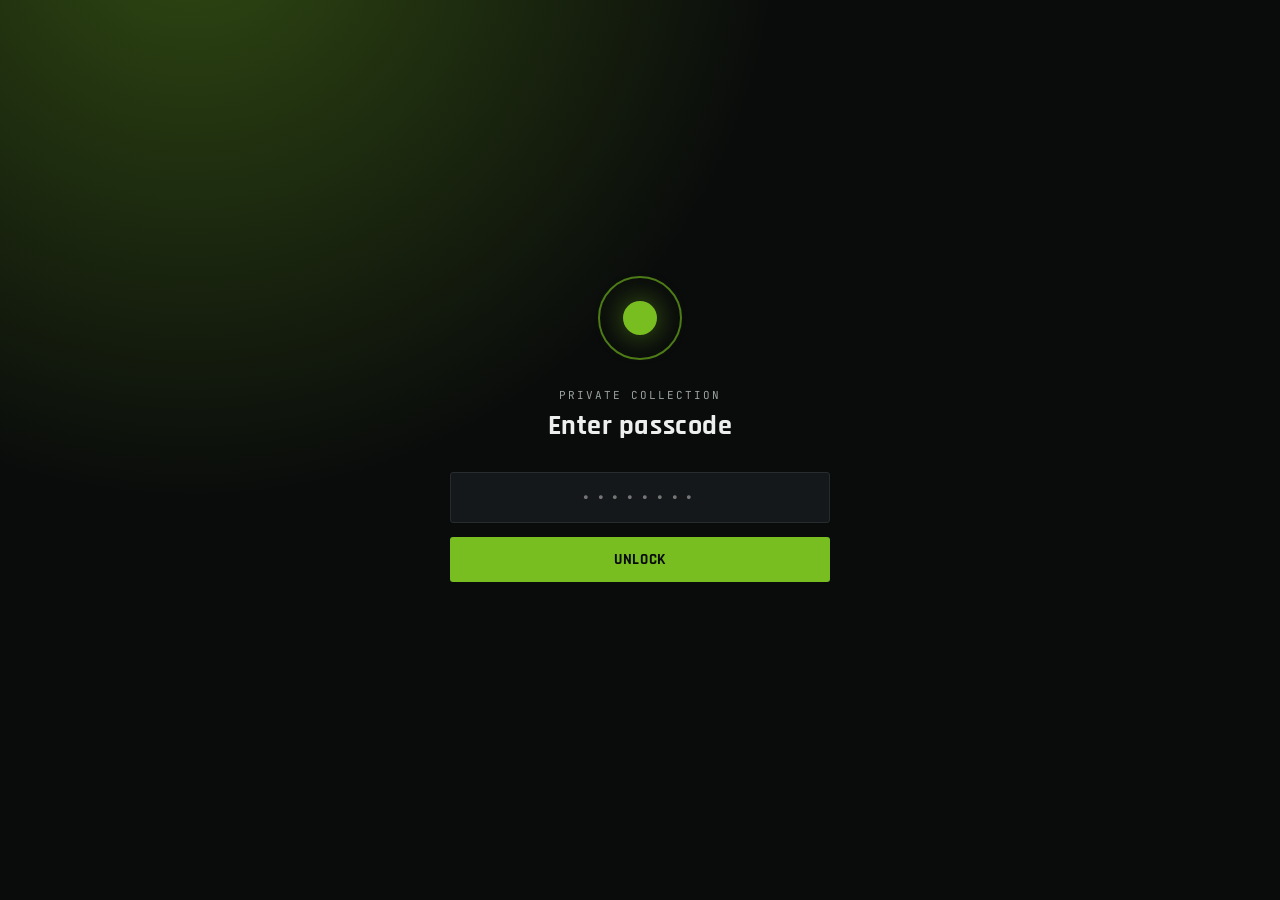
<file: index.html>
<!DOCTYPE html>
<html lang="en">
<head>
<meta charset="UTF-8">
<meta name="viewport" content="width=device-width, initial-scale=1.0">
<title>The Collection</title>
<link rel="stylesheet" href="css/style.css">
</head>
<body>

<!-- ===== PASSCODE GATE ===== -->
<section id="gate" class="gate">
  <div class="gate-card">
    <div class="orb"><div class="orb-core"></div></div>
    <p class="eyebrow">Private collection</p>
    <h1>Enter passcode</h1>
    <input type="password" id="passcode-input" autocomplete="off" inputmode="text" placeholder="••••••••">
    <button class="btn" id="unlock-btn">Unlock</button>
    <p class="gate-error" id="gate-error"></p>
  </div>
</section>

<!-- ===== MAIN APP (hidden until unlocked) ===== -->
<div id="app" style="display:none;">
  <header class="app-header">
    <div class="app-header-inner">
      <p class="brand"><span class="dot"></span> The Collection</p>
      <div class="view-toggle" id="view-toggle">
        <button type="button" class="view-toggle-btn active" data-view="games">Games</button>
        <button type="button" class="view-toggle-btn" data-view="hardware">Consoles</button>
      </div>
      <span id="grand-total" class="grand-total"></span>
      <select class="filter-select" id="console-picker" style="margin-left:auto;max-width:220px;"></select>
    </div>
  </header>

  <main>
    <div class="stats-row" id="stats-row"></div>

    <div class="controls">
      <div class="search-wrap">
        <input type="text" class="search-input" id="search-input" placeholder="Search titles…">
        <button type="button" id="search-clear" class="search-clear" aria-label="Clear search">&times;</button>
      </div>
      <select class="filter-select" id="filter-owned">
        <option value="all">All games</option>
        <option value="owned">Owned only</option>
        <option value="wishlist">Not owned yet</option>
      </select>
      <select class="filter-select" id="filter-manual">
        <option value="all">Manual: any</option>
        <option value="yes">Manual present</option>
        <option value="no">Manual missing</option>
        <option value="unknown">Manual unknown</option>
      </select>
      <select class="filter-select" id="filter-boxed">
        <option value="all">Boxed: any</option>
        <option value="yes">Boxed</option>
        <option value="no">Not boxed</option>
        <option value="unknown">Unrecorded</option>
      </select>
    </div>

    <div class="table-scroll">
    <table class="game-table" id="games-table">
      <thead>
        <tr>
          <th data-sort="title">Title</th>
          <th data-sort="condition">Condition</th>
          <th data-sort="manual">Manual</th>
          <th data-sort="boxed">Boxed</th>
          <th data-sort="price">CEX price</th>
        </tr>
      </thead>
      <tbody id="game-rows"></tbody>
    </table>
    <table class="game-table" id="hardware-table" style="display:none;">
      <thead>
        <tr>
          <th data-hsort="title">Console</th>
          <th data-hsort="variation">Variation</th>
          <th data-hsort="condition">Condition</th>
          <th data-hsort="manual">Manual</th>
          <th data-hsort="boxed">Boxed</th>
          <th data-hsort="price">CEX price</th>
        </tr>
      </thead>
      <tbody id="hardware-rows"></tbody>
    </table>
    </div>
    <p class="empty-state" id="empty-state" style="display:none;"></p>

    <p class="footer-note">retro-classix collection tracker · prices auto-update weekly from CEX · <a href="admin/">admin</a></p>
  </main>
</div>

<script src="js/auth.js"></script>
<script src="js/cex.js"></script>
<script src="js/site.js"></script>
</body>
</html>
</file>
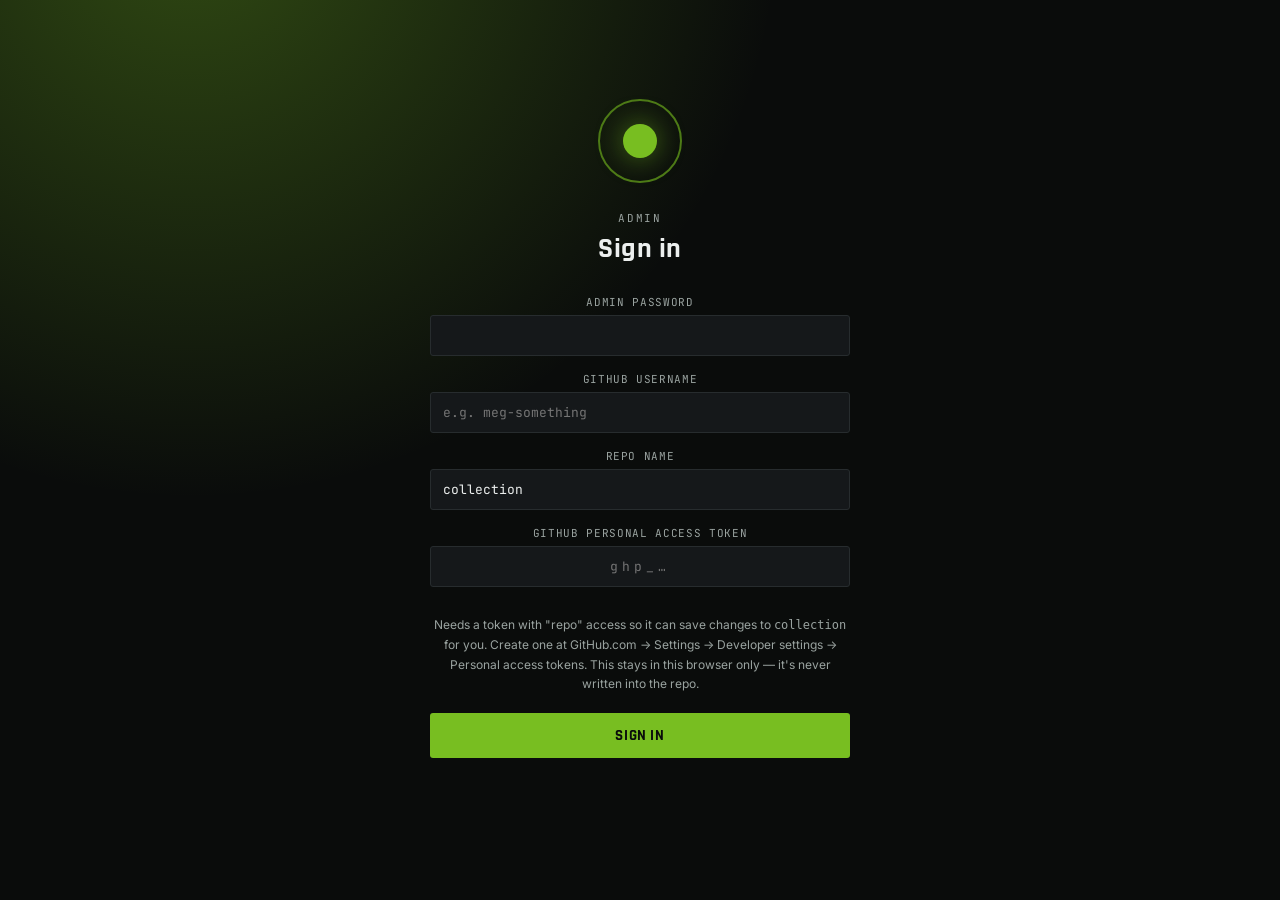
<file: admin/index.html>
<!DOCTYPE html>
<html lang="en">
<head>
<meta charset="UTF-8">
<meta name="viewport" content="width=device-width, initial-scale=1.0">
<title>Admin · The Collection</title>
<link rel="stylesheet" href="../css/style.css">
</head>
<body>

<section class="gate">
  <div class="gate-card token-form">
    <div class="orb"><div class="orb-core"></div></div>
    <p class="eyebrow">Admin</p>
    <h1>Sign in</h1>

    <label class="field-label" for="admin-password">Admin password</label>
    <input type="password" id="admin-password" autocomplete="off">

    <label class="field-label" for="gh-owner">GitHub username</label>
    <input type="text" id="gh-owner" placeholder="e.g. meg-something" autocomplete="off">

    <label class="field-label" for="gh-repo">Repo name</label>
    <input type="text" id="gh-repo" value="collection" autocomplete="off">

    <label class="field-label" for="gh-token">GitHub personal access token</label>
    <input type="password" id="gh-token" placeholder="ghp_…" autocomplete="off">
    <p class="help-text">
      Needs a token with "repo" access so it can save changes to <code>collection</code> for you.
      Create one at GitHub.com → Settings → Developer settings → Personal access tokens.
      This stays in this browser only — it's never written into the repo.
    </p>

    <button class="btn" id="admin-login-btn">Sign in</button>
    <p class="gate-error" id="admin-login-error"></p>
  </div>
</section>

<script src="../js/auth.js"></script>
<script>
const loginBtn = document.getElementById('admin-login-btn');
const errEl = document.getElementById('admin-login-error');

// If already signed in this session, skip straight to the dashboard.
if (isUnlocked('admin') && localStorage.getItem('collection_gh_token')) {
  window.location.href = 'dashboard.html';
}

loginBtn.addEventListener('click', async () => {
  errEl.textContent = '';
  const pw = document.getElementById('admin-password').value;
  const owner = document.getElementById('gh-owner').value.trim();
  const repo = document.getElementById('gh-repo').value.trim();
  const token = document.getElementById('gh-token').value.trim();

  if (!pw || !owner || !repo || !token) {
    errEl.textContent = 'Please fill in every field.';
    return;
  }

  try {
    const auth = await loadAuthConfig('../data/auth.json');
    const hash = await sha256Hex(pw);
    if (hash !== auth.adminHash) {
      errEl.textContent = 'Incorrect admin password.';
      return;
    }
  } catch (e) {
    errEl.textContent = 'Could not verify password — try reloading.';
    return;
  }

  // Store GitHub connection details locally (this browser only) for the session.
  localStorage.setItem('collection_gh_owner', owner);
  localStorage.setItem('collection_gh_repo', repo);
  localStorage.setItem('collection_gh_token', token);
  setUnlocked('admin');
  window.location.href = 'dashboard.html';
});
</script>
</body>
</html>
</file>
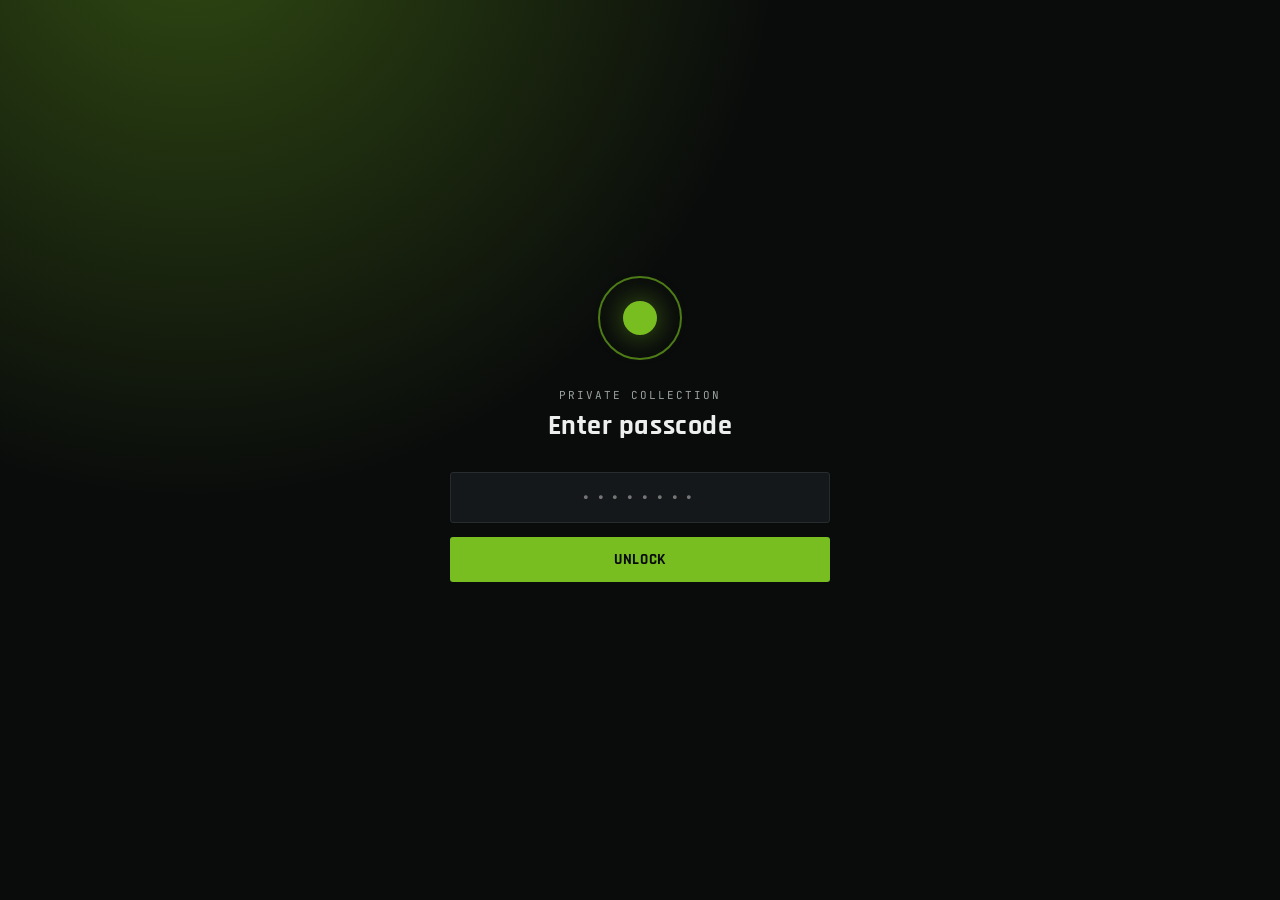
<file: dashboard.html>
<!DOCTYPE html>
<html lang="en">
<head>
<meta charset="UTF-8">
<meta name="viewport" content="width=device-width, initial-scale=1.0">
<title>Admin · The Collection</title>
<link rel="stylesheet" href="../css/style.css">
</head>
<body>

<header class="app-header">
  <div class="app-header-inner">
    <p class="brand"><span class="dot"></span> Admin</p>
    <nav class="console-tabs">
      <button class="console-tab active" data-panel="games">Games</button>
      <button class="console-tab" data-panel="hardware">Consoles</button>
      <button class="console-tab" data-panel="add-console">Add console</button>
      <button class="console-tab" data-panel="settings">Settings</button>
      <a class="console-tab" href="../index.html" style="text-decoration:none;">View site</a>
      <button class="console-tab" id="logout-btn">Log out</button>
    </nav>
  </div>
</header>

<main class="admin-shell">

  <!-- GAMES PANEL -->
  <section id="panel-games">
    <div class="controls">
      <select class="filter-select" id="console-select"></select>
      <input type="text" class="search-input" id="admin-search" placeholder="Search titles to edit…">
      <button class="btn-ghost" id="add-game-btn" style="width:auto;padding:11px 16px;">+ Add game</button>
    </div>
    <div class="stats-row" id="admin-stats"></div>

    <div class="admin-row header">
      <span>Title</span><span>Owned</span><span>Manual</span><span>Boxed</span><span>Condition</span><span>Price (£)</span><span></span>
    </div>
    <div id="admin-rows"></div>

    <div class="save-bar">
      <button class="btn" id="save-btn" style="width:auto;padding:11px 22px;">Save changes</button>
      <span class="save-status" id="save-status"></span>
    </div>
  </section>

  <!-- HARDWARE (CONSOLES) PANEL -->
  <section id="panel-hardware" style="display:none;">
    <div class="controls">
      <input type="text" class="search-input" id="hw-search" placeholder="Search your consoles…">
      <button class="btn-ghost" id="add-hardware-btn" style="width:auto;padding:11px 16px;">+ Add console</button>
    </div>
    <div class="stats-row" id="hw-stats"></div>

    <div class="admin-row header" style="grid-template-columns: 1fr 1fr 70px 70px 70px 110px 90px 90px;">
      <span>Title</span><span>Variation</span><span>Owned</span><span>Manual</span><span>Boxed</span><span>Condition</span><span>Price (£)</span><span></span>
    </div>
    <div id="hw-rows"></div>

    <div class="save-bar">
      <button class="btn" id="hw-save-btn" style="width:auto;padding:11px 22px;">Save changes</button>
      <span class="save-status" id="hw-save-status"></span>
    </div>
  </section>

  <!-- ADD CONSOLE PANEL -->
  <section id="panel-add-console" style="display:none;">
    <div class="token-form" style="max-width:480px;">
      <label class="field-label" for="new-console-name">Console name</label>
      <input type="text" id="new-console-name" placeholder="e.g. PlayStation 2">
      <p class="help-text">Creates a new empty collection tab. You can then add games to it from the Games panel.</p>
      <button class="btn" id="create-console-btn">Create console tab</button>
      <p class="save-status" id="add-console-status"></p>
    </div>
  </section>

  <!-- SETTINGS PANEL -->
  <section id="panel-settings" style="display:none;">
    <div class="token-form" style="max-width:480px;">
      <label class="field-label" for="new-site-passcode">New site passcode (for visitors)</label>
      <input type="text" id="new-site-passcode" placeholder="Leave blank to keep current">
      <label class="field-label" for="new-admin-password">New admin password</label>
      <input type="text" id="new-admin-password" placeholder="Leave blank to keep current">
      <button class="btn" id="save-passcodes-btn">Update passcodes</button>
      <p class="save-status" id="passcode-status"></p>
    </div>
  </section>

</main>

<script src="../js/auth.js"></script>
<script src="../js/github-api.js"></script>
<script src="../js/admin.js"></script>
</body>
</html>
</file>
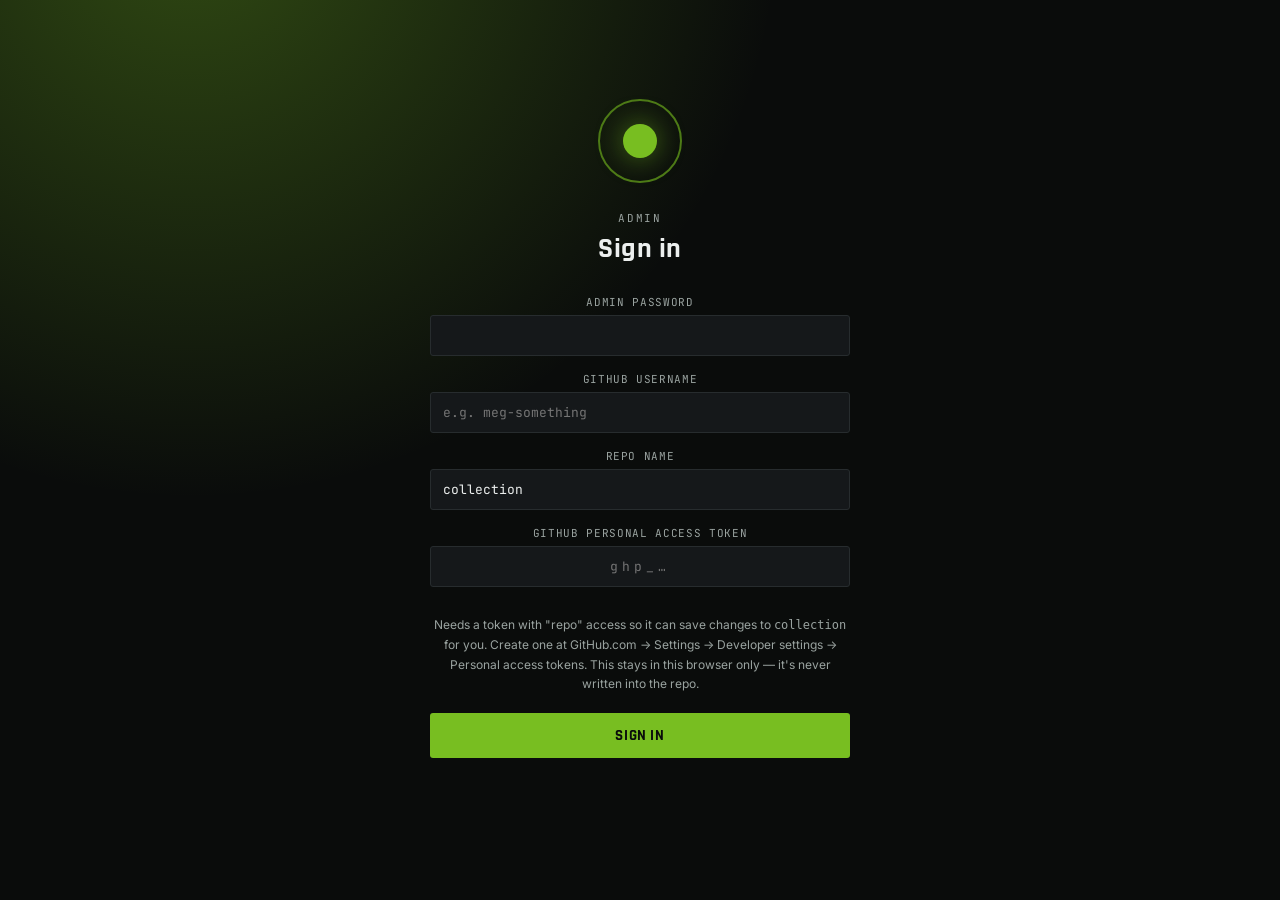
<file: admin/dashboard.html>
<!DOCTYPE html>
<html lang="en">
<head>
<meta charset="UTF-8">
<meta name="viewport" content="width=device-width, initial-scale=1.0">
<title>Admin · The Collection</title>
<link rel="stylesheet" href="../css/style.css">
</head>
<body>

<header class="app-header">
  <div class="app-header-inner">
    <p class="brand"><span class="dot"></span> Admin</p>
    <nav class="console-tabs">
      <button class="console-tab active" data-panel="games">Games</button>
      <button class="console-tab" data-panel="hardware">Consoles</button>
      <button class="console-tab" data-panel="add-console">Add console</button>
      <button class="console-tab" data-panel="settings">Settings</button>
      <a class="console-tab" href="../index.html" style="text-decoration:none;">View site</a>
      <button class="console-tab" id="logout-btn">Log out</button>
    </nav>
  </div>
</header>

<main class="admin-shell">

  <!-- GAMES PANEL -->
  <section id="panel-games">
    <div class="controls">
      <select class="filter-select" id="console-select"></select>
      <input type="text" class="search-input" id="admin-search" placeholder="Search titles to edit…">
      <button class="btn-ghost" id="add-game-btn" style="width:auto;padding:11px 16px;">+ Add game</button>
    </div>
    <div class="stats-row" id="admin-stats"></div>

    <div class="token-form" style="max-width:none;background:var(--panel);border:1px solid var(--edge);border-radius:var(--radius);padding:14px 16px;margin-bottom:18px;">
      <label class="field-label" style="margin-bottom:6px;">Fetch CEX prices (runs from this browser, not GitHub)</label>
      <p class="help-text" style="margin-bottom:12px;">
        Checks CEX for every game without a manually-set price, matched to
        the right platform. This can take several minutes for the whole
        collection — keep this tab open while it runs. Progress is saved
        every 50 games, so closing the tab partway through doesn't lose
        what's already been found.
      </p>
      <button class="btn-ghost" id="fetch-current-console-btn" style="width:auto;padding:10px 16px;margin-right:8px;">Fetch prices for this console</button>
      <button class="btn" id="fetch-all-btn" style="width:auto;padding:10px 16px;">Fetch prices for entire collection</button>
      <p class="save-status" id="fetch-status" style="margin-top:10px;"></p>
    </div>

    <div class="admin-row header">
      <span>Title</span><span>Owned</span><span>Manual</span><span>Boxed</span><span>Condition</span><span>Price (£)</span><span></span>
    </div>
    <div id="admin-rows"></div>

    <div class="save-bar">
      <button class="btn" id="save-btn" style="width:auto;padding:11px 22px;">Save changes</button>
      <span class="save-status" id="save-status"></span>
    </div>
  </section>

  <!-- HARDWARE (CONSOLES) PANEL -->
  <section id="panel-hardware" style="display:none;">
    <div class="controls">
      <input type="text" class="search-input" id="hw-search" placeholder="Search your consoles…">
      <button class="btn-ghost" id="add-hardware-btn" style="width:auto;padding:11px 16px;">+ Add console</button>
    </div>
    <div class="stats-row" id="hw-stats"></div>

    <div class="admin-row header" style="grid-template-columns: 1fr 1fr 70px 70px 70px 110px 90px 90px;">
      <span>Title</span><span>Variation</span><span>Owned</span><span>Manual</span><span>Boxed</span><span>Condition</span><span>Price (£)</span><span></span>
    </div>
    <div id="hw-rows"></div>

    <div class="save-bar">
      <button class="btn" id="hw-save-btn" style="width:auto;padding:11px 22px;">Save changes</button>
      <span class="save-status" id="hw-save-status"></span>
    </div>
  </section>

  <!-- ADD CONSOLE PANEL -->
  <section id="panel-add-console" style="display:none;">
    <div class="token-form" style="max-width:480px;">
      <label class="field-label" for="new-console-name">Console name</label>
      <input type="text" id="new-console-name" placeholder="e.g. PlayStation 2">
      <p class="help-text">Creates a new empty collection tab. You can then add games to it from the Games panel.</p>
      <button class="btn" id="create-console-btn">Create console tab</button>
      <p class="save-status" id="add-console-status"></p>
    </div>
  </section>

  <!-- SETTINGS PANEL -->
  <section id="panel-settings" style="display:none;">
    <div class="token-form" style="max-width:480px;">
      <label class="field-label">CEX price updates</label>
      <p class="help-text">
        Prices normally refresh automatically once a week. Use this to run
        it right now instead of waiting — it checks all your games against
        CEX and commits any updated prices. Takes about 7–10 minutes; you
        can close this page once you've started it, it keeps running on
        GitHub's side.
      </p>
      <button class="btn-ghost" id="run-price-update-btn" style="width:auto;padding:11px 18px;margin-bottom:8px;">Run price update now</button>
      <p class="save-status" id="price-update-status"></p>

      <label class="field-label" for="new-site-passcode" style="margin-top:20px;">New site passcode (for visitors)</label>
      <input type="text" id="new-site-passcode" placeholder="Leave blank to keep current">
      <label class="field-label" for="new-admin-password">New admin password</label>
      <input type="text" id="new-admin-password" placeholder="Leave blank to keep current">
      <button class="btn" id="save-passcodes-btn">Update passcodes</button>
      <p class="save-status" id="passcode-status"></p>
    </div>
  </section>

</main>

<script src="../js/auth.js"></script>
<script src="../js/github-api.js"></script>
<script src="../js/cex.js"></script>
<script src="../js/admin.js"></script>
</body>
</html>
</file>
<file: css/style.css>
/* ============================================================
   THE COLLECTION — design tokens
   Palette: graphite/panel darks, original Xbox "swoosh" green,
   steel secondary, amber for unconfirmed/missing data.
   Type: Rajdhani (display, technical/dashboard feel),
         Inter (body/UI), JetBrains Mono (counts/data).
   ============================================================ */

@import url('https://fonts.googleapis.com/css2?family=Rajdhani:wght@500;600;700&family=Inter:wght@400;500;600&family=JetBrains+Mono:wght@400;500&family=Press+Start+2P&family=VT323&family=Baloo+2:wght@500;600;700&family=Michroma&family=Righteous&family=Quicksand:wght@500;600;700&display=swap');

:root {
  --bg: #0a0c0b;
  --panel: #15181a;
  --panel-raised: #1c2022;
  --edge: #272c2e;
  --text: #ecefee;
  --text-dim: #9aa3a0;
  --accent: #78be21;
  --accent-dim: #4d7a17;
  --accent-glow: rgba(120, 190, 33, 0.35);
  --amber: #d98e2b;
  --red: #c4462f;
  --radius: 3px;
  --font-display: 'Rajdhani', sans-serif;
  --font-body: 'Inter', sans-serif;
  --font-mono: 'JetBrains Mono', monospace;
}

* { box-sizing: border-box; }

html, body {
  margin: 0;
  padding: 0;
  background: var(--bg);
  color: var(--text);
  font-family: var(--font-body);
  min-height: 100vh;
}

body {
  background-color: var(--bg);
  background-image:
    radial-gradient(circle at 15% -10%, var(--accent-glow), transparent 40%);
}

a { color: var(--accent); }

::selection { background: var(--accent-dim); color: #fff; }

:focus-visible {
  outline: 2px solid var(--accent);
  outline-offset: 2px;
}

/* ---------- Layout shells ---------- */

.gate {
  min-height: 100vh;
  display: flex;
  align-items: center;
  justify-content: center;
  padding: 24px;
}

.gate-card {
  width: 100%;
  max-width: 380px;
  text-align: center;
}

.orb {
  width: 84px;
  height: 84px;
  margin: 0 auto 28px;
  border-radius: 50%;
  border: 2px solid var(--accent-dim);
  position: relative;
  display: flex;
  align-items: center;
  justify-content: center;
}

.orb::before {
  content: '';
  position: absolute;
  inset: -2px;
  border-radius: 50%;
  border: 2px solid var(--accent);
  opacity: 0;
  animation: pulse-ring 2.2s ease-out infinite;
}

.orb-core {
  width: 34px;
  height: 34px;
  border-radius: 50%;
  background: var(--accent);
  box-shadow: 0 0 24px 4px var(--accent-glow);
  animation: breathe 2.2s ease-in-out infinite;
}

@keyframes pulse-ring {
  0% { transform: scale(0.9); opacity: 0.6; }
  100% { transform: scale(1.5); opacity: 0; }
}
@keyframes breathe {
  0%, 100% { transform: scale(1); opacity: 0.9; }
  50% { transform: scale(1.08); opacity: 1; }
}

@media (prefers-reduced-motion: reduce) {
  .orb::before, .orb-core { animation: none; }
}

.eyebrow {
  font-family: var(--font-mono);
  font-size: 11px;
  letter-spacing: 0.18em;
  text-transform: uppercase;
  color: var(--text-dim);
  margin: 0 0 6px;
}

.gate h1 {
  font-family: var(--font-display);
  font-weight: 700;
  font-size: 28px;
  letter-spacing: 0.02em;
  margin: 0 0 28px;
}

.gate input[type="password"] {
  width: 100%;
  background: var(--panel);
  border: 1px solid var(--edge);
  color: var(--text);
  font-family: var(--font-mono);
  font-size: 16px;
  letter-spacing: 0.3em;
  text-align: center;
  padding: 14px 12px;
  border-radius: var(--radius);
  margin-bottom: 14px;
}

.gate input[type="password"]:focus {
  border-color: var(--accent);
}

.btn {
  display: inline-flex;
  align-items: center;
  justify-content: center;
  gap: 8px;
  width: 100%;
  background: var(--accent);
  color: #0a0c0b;
  border: none;
  font-family: var(--font-display);
  font-weight: 700;
  font-size: 15px;
  letter-spacing: 0.04em;
  text-transform: uppercase;
  padding: 13px 20px;
  border-radius: var(--radius);
  cursor: pointer;
  transition: filter 0.15s ease, transform 0.05s ease;
}
.btn:hover { filter: brightness(1.12); }
.btn:active { transform: scale(0.98); }

.btn-ghost {
  background: transparent;
  color: var(--text);
  border: 1px solid var(--edge);
}
.btn-ghost:hover { border-color: var(--accent); color: var(--accent); filter: none; }

.gate-error {
  color: var(--red);
  font-size: 13px;
  margin-top: 12px;
  min-height: 18px;
}

/* ---------- App shell ---------- */

.app-header {
  border-bottom: 1px solid var(--edge);
  background: rgba(21,24,26,0.7);
  backdrop-filter: blur(6px);
  position: sticky;
  top: 0;
  z-index: 10;
}

.app-header-inner {
  max-width: 1180px;
  margin: 0 auto;
  padding: 16px 24px;
  display: flex;
  align-items: center;
  gap: 20px;
  flex-wrap: wrap;
}

.brand {
  font-family: var(--font-display);
  font-weight: 700;
  font-size: 20px;
  letter-spacing: 0.03em;
  margin: 0;
  display: flex;
  align-items: center;
  gap: 10px;
}

.brand .dot {
  width: 9px;
  height: 9px;
  border-radius: 50%;
  background: var(--accent);
  box-shadow: 0 0 10px 2px var(--accent-glow);
}

.console-tabs {
  display: flex;
  gap: 4px;
  margin-left: auto;
  flex-wrap: wrap;
}

.view-toggle {
  display: flex;
  gap: 2px;
  background: var(--panel);
  border: 1px solid var(--edge);
  border-radius: var(--radius);
  padding: 3px;
}

.view-toggle-btn {
  font-family: var(--font-mono);
  font-size: 11px;
  letter-spacing: 0.05em;
  text-transform: uppercase;
  color: var(--text-dim);
  background: transparent;
  border: none;
  padding: 7px 12px;
  border-radius: calc(var(--radius) - 1px);
  cursor: pointer;
}
.view-toggle-btn.active {
  color: #0a0c0b;
  background: var(--accent);
  font-weight: 600;
}

.grand-total {
  font-family: var(--font-mono);
  font-size: 12px;
  color: var(--text-dim);
  white-space: nowrap;
}
.grand-total strong { color: var(--accent); }

.console-tab {
  font-family: var(--font-mono);
  font-size: 12px;
  letter-spacing: 0.06em;
  text-transform: uppercase;
  color: var(--text-dim);
  background: transparent;
  border: 1px solid var(--edge);
  padding: 8px 14px;
  border-radius: var(--radius);
  cursor: pointer;
  white-space: nowrap;
}

.console-tab.active {
  color: #0a0c0b;
  background: var(--accent);
  border-color: var(--accent);
  font-weight: 600;
}

.console-tab.coming-soon {
  opacity: 0.4;
  cursor: default;
}

main {
  max-width: 1180px;
  margin: 0 auto;
  padding: 28px 24px 80px;
}

.stats-row {
  display: flex;
  gap: 28px;
  flex-wrap: wrap;
  margin-bottom: 22px;
  font-family: var(--font-mono);
  font-size: 13px;
  color: var(--text-dim);
}

.stats-row strong {
  color: var(--text);
  font-size: 15px;
}

.controls {
  display: flex;
  gap: 10px;
  flex-wrap: wrap;
  margin-bottom: 22px;
}

.search-input {
  flex: 1 1 260px;
  background: var(--panel);
  border: 1px solid var(--edge);
  color: var(--text);
  font-family: var(--font-body);
  font-size: 14px;
  padding: 11px 34px 11px 14px;
  border-radius: var(--radius);
  width: 100%;
}
.search-input:focus { border-color: var(--accent); }

.search-wrap {
  position: relative;
  flex: 1 1 260px;
}

.search-clear {
  position: absolute;
  right: 6px;
  top: 50%;
  transform: translateY(-50%);
  background: none;
  border: none;
  color: var(--text-dim);
  font-size: 20px;
  line-height: 1;
  padding: 6px 8px;
  cursor: pointer;
  display: none;
}
.search-clear:hover { color: var(--accent); }
.search-clear.visible { display: block; }

.filter-select {
  background: var(--panel);
  border: 1px solid var(--edge);
  color: var(--text);
  font-family: var(--font-mono);
  font-size: 12px;
  text-transform: uppercase;
  letter-spacing: 0.05em;
  padding: 11px 12px;
  border-radius: var(--radius);
}

/* ---------- Game list ---------- */

.game-table {
  width: 100%;
  border-collapse: collapse;
  font-size: 14px;
}

.game-table thead th {
  text-align: left;
  font-family: var(--font-mono);
  font-size: 11px;
  letter-spacing: 0.08em;
  text-transform: uppercase;
  color: var(--text-dim);
  border-bottom: 1px solid var(--edge);
  padding: 10px 12px;
  cursor: pointer;
  user-select: none;
}
.game-table thead th:hover { color: var(--accent); }

.game-table tbody tr {
  border-bottom: 1px solid var(--edge);
  transition: background 0.1s ease;
}
.game-table tbody tr:hover { background: var(--panel); }

.game-table td {
  padding: 11px 12px;
  vertical-align: middle;
}

.game-title { font-weight: 500; }

.pill {
  display: inline-flex;
  align-items: center;
  gap: 5px;
  font-family: var(--font-mono);
  font-size: 11px;
  letter-spacing: 0.04em;
  padding: 3px 9px;
  border-radius: 999px;
  border: 1px solid var(--edge);
  color: var(--text-dim);
}

.pill.yes { color: var(--accent); border-color: var(--accent-dim); }
.pill.no { color: var(--red); border-color: rgba(196,70,47,0.4); }
.pill.unknown { color: var(--amber); border-color: rgba(217,142,43,0.4); }

.condition-badge {
  font-family: var(--font-mono);
  font-size: 11px;
  color: var(--text-dim);
}

.empty-state {
  text-align: center;
  padding: 60px 20px;
  color: var(--text-dim);
  font-family: var(--font-mono);
  font-size: 13px;
}

.footer-note {
  text-align: center;
  color: var(--text-dim);
  font-family: var(--font-mono);
  font-size: 11px;
  margin-top: 40px;
  letter-spacing: 0.04em;
}

/* ---------- Admin ---------- */

.admin-shell { max-width: 900px; }

.admin-row {
  display: grid;
  grid-template-columns: 1fr 70px 70px 70px 110px 90px 90px;
  gap: 8px;
  align-items: center;
  padding: 10px 12px;
  border-bottom: 1px solid var(--edge);
  font-size: 13px;
}

.admin-row.header {
  font-family: var(--font-mono);
  font-size: 10px;
  text-transform: uppercase;
  letter-spacing: 0.06em;
  color: var(--text-dim);
}

.toggle {
  width: 34px;
  height: 20px;
  border-radius: 999px;
  background: var(--edge);
  position: relative;
  cursor: pointer;
  border: none;
  padding: 0;
}
.toggle.on { background: var(--accent-dim); }
.toggle::after {
  content: '';
  position: absolute;
  top: 2px; left: 2px;
  width: 16px; height: 16px;
  border-radius: 50%;
  background: var(--text-dim);
  transition: left 0.15s ease, background 0.15s ease;
}
.toggle.on::after { left: 16px; background: var(--accent); }

.admin-select {
  background: var(--panel);
  border: 1px solid var(--edge);
  color: var(--text);
  font-family: var(--font-mono);
  font-size: 11px;
  padding: 5px 6px;
  border-radius: var(--radius);
  width: 100%;
}

.price-input {
  background: var(--panel);
  border: 1px solid var(--edge);
  color: var(--text);
  font-family: var(--font-mono);
  font-size: 12px;
  padding: 5px 6px;
  border-radius: var(--radius);
  width: 100%;
}
.price-input:focus { border-color: var(--accent); }

.cex-link {
  font-family: var(--font-mono);
  font-size: 10px;
  text-transform: uppercase;
  letter-spacing: 0.04em;
  color: var(--text-dim);
  text-decoration: none;
  border: 1px solid var(--edge);
  padding: 5px 8px;
  border-radius: var(--radius);
  text-align: center;
  white-space: nowrap;
}
.cex-link:hover { color: var(--accent); border-color: var(--accent); }

.save-bar {
  position: sticky;
  bottom: 0;
  background: var(--panel-raised);
  border-top: 1px solid var(--edge);
  padding: 14px 20px;
  display: flex;
  align-items: center;
  gap: 14px;
  margin-top: 20px;
  border-radius: var(--radius);
}

.save-status {
  font-family: var(--font-mono);
  font-size: 12px;
  color: var(--text-dim);
}

.token-form {
  max-width: 420px;
  margin: 0 auto;
}

.field-label {
  display: block;
  font-family: var(--font-mono);
  font-size: 11px;
  text-transform: uppercase;
  letter-spacing: 0.06em;
  color: var(--text-dim);
  margin-bottom: 6px;
}

.token-form input[type="text"],
.token-form input[type="password"] {
  width: 100%;
  background: var(--panel);
  border: 1px solid var(--edge);
  color: var(--text);
  font-family: var(--font-mono);
  font-size: 13px;
  padding: 11px 12px;
  border-radius: var(--radius);
  margin-bottom: 16px;
}

.help-text {
  font-size: 12px;
  color: var(--text-dim);
  line-height: 1.6;
  margin-bottom: 20px;
}

@media (max-width: 640px) {
  .admin-row { grid-template-columns: 1fr; gap: 6px; }
  .admin-row.header { display: none; }
}

.table-scroll {
  overflow-x: auto;
  -webkit-overflow-scrolling: touch;
}

@media (max-width: 640px) {
  .game-table { font-size: 12px; }
  .game-table th, .game-table td { padding: 8px 8px; white-space: nowrap; }
  .game-table .game-title { white-space: normal; min-width: 140px; }
}

/* ============================================================
   PER-CONSOLE THEMES
   Each block overrides the CSS custom properties above. Applied
   via body[data-theme="<console-id>"], set by js/site.js when
   the person switches tabs. Body font (Inter) stays constant for
   table legibility; display/mono fonts and colour carry the
   console's identity.
   ============================================================ */

/* Xbox 360 — cooler charcoal, brighter lime */
body[data-theme="xbox-360"] {
  --bg: #0d0f0e; --panel: #171a19; --panel-raised: #1e2221; --edge: #292f2d;
  --text: #eef1ef; --text-dim: #99a29d;
  --accent: #9bcf3b; --accent-dim: #6a8f28; --accent-glow: rgba(155,207,59,0.35);
}

/* Xbox One — flatter, official Xbox green, Metro-flat feel */
body[data-theme="xbox-one"] {
  --bg: #101314; --panel: #181c1d; --panel-raised: #1f2425; --edge: #2a3031;
  --text: #eef1f1; --text-dim: #93a0a1;
  --accent: #107c10; --accent-dim: #0b5c0b; --accent-glow: rgba(16,124,16,0.35);
  --radius: 1px;
}
body[data-theme="xbox-one"] .orb::before,
body[data-theme="xbox-one"] .orb-core { animation: none; }

/* Nintendo Wii — white console, soft blue, rounded & friendly */
body[data-theme="wii"] {
  --bg: #f4f8fb; --panel: #ffffff; --panel-raised: #eef4f9; --edge: #d7e3ec;
  --text: #1c2a36; --text-dim: #647383;
  --accent: #0099d8; --accent-dim: #0077ac; --accent-glow: rgba(0,153,216,0.25);
  --font-display: 'Baloo 2', sans-serif; --font-mono: 'Baloo 2', sans-serif;
  --radius: 14px;
}
body[data-theme="wii"] .game-table tbody tr:hover { background: var(--panel-raised); }

/* Nintendo DS — deep navy with a pink split accent */
body[data-theme="ds"] {
  --bg: #0e1220; --panel: #161b2c; --panel-raised: #1d2438; --edge: #2a3350;
  --text: #eef0fb; --text-dim: #9aa1c2;
  --accent: #3a6fd8; --accent-dim: #274c99; --accent-glow: rgba(58,111,216,0.35);
  --font-display: 'Baloo 2', sans-serif; --font-mono: 'JetBrains Mono', monospace;
}
body[data-theme="ds"] .brand .dot { box-shadow: 0 0 0 3px transparent, 6px 0 0 -1px #e85d9a; }

/* GameCube — deep indigo/purple */
body[data-theme="gamecube"] {
  --bg: #120a1a; --panel: #1b1128; --panel-raised: #221533; --edge: #35234a;
  --text: #f0eaf8; --text-dim: #a596bd;
  --accent: #7b2ff7; --accent-dim: #4c1c99; --accent-glow: rgba(123,47,247,0.35);
  --font-display: 'Baloo 2', sans-serif; --font-mono: 'JetBrains Mono', monospace;
}

/* Game Boy Advance — indigo shell, lime backlit glow */
body[data-theme="gba"] {
  --bg: #140a24; --panel: #1d1233; --panel-raised: #251840; --edge: #382458;
  --text: #eee8ff; --text-dim: #a99fc7;
  --accent: #6c5ce7; --accent-dim: #473a9e; --accent-glow: rgba(159,232,112,0.35);
  --font-display: 'Press Start 2P', monospace; --font-mono: 'VT323', monospace;
}
body[data-theme="gba"] .pill.yes { color: #9fe870; border-color: #4f7a2e; }

/* Sega Mega Drive / Genesis — Sega blue + red, bold arcade */
body[data-theme="genesis"] {
  --bg: #0c0c0c; --panel: #161616; --panel-raised: #1d1d1d; --edge: #2c2c2c;
  --text: #f2f2f2; --text-dim: #9d9d9d;
  --accent: #0089cf; --accent-dim: #045f92; --accent-glow: rgba(0,137,207,0.35);
  --font-display: 'Righteous', cursive; --font-mono: 'JetBrains Mono', monospace;
}
body[data-theme="genesis"] .pill.no { color: #e8412c; border-color: rgba(232,65,44,0.4); }

/* Sega Master System — red, 8-bit */
body[data-theme="master-system"] {
  --bg: #0c0c0c; --panel: #161616; --panel-raised: #1d1d1d; --edge: #2c2c2c;
  --text: #f2f2f2; --text-dim: #9d9d9d;
  --accent: #e8412c; --accent-dim: #a12c1c; --accent-glow: rgba(232,65,44,0.35);
  --font-display: 'Press Start 2P', monospace; --font-mono: 'VT323', monospace;
}

/* Game Boy (original) — the actual DMG 4-shade LCD palette */
body[data-theme="gameboy"] {
  --bg: #0f1a0a; --panel: #0f380f; --panel-raised: #144014; --edge: #306230;
  --text: #c8e07a; --text-dim: #8bac0f;
  --accent: #9bbc0f; --accent-dim: #306230; --accent-glow: rgba(155,188,15,0.35);
  --font-display: 'Press Start 2P', monospace; --font-mono: 'VT323', monospace;
}
body[data-theme="gameboy"] * { letter-spacing: 0.01em; }
body[data-theme="gameboy"] main::before {
  content: ''; position: fixed; inset: 0; pointer-events: none; z-index: 5;
  background: repeating-linear-gradient(0deg, rgba(15,56,15,0.15) 0px, rgba(15,56,15,0.15) 1px, transparent 1px, transparent 3px);
  mix-blend-mode: multiply;
}

/* Nintendo NES — controller red/grey, 8-bit */
body[data-theme="nes"] {
  --bg: #0d0d0d; --panel: #161616; --panel-raised: #1d1d1d; --edge: #2c2c2c;
  --text: #f0f0f0; --text-dim: #a3a3a3;
  --accent: #e8412c; --accent-dim: #9e2c1c; --accent-glow: rgba(232,65,44,0.3);
  --font-display: 'Press Start 2P', monospace; --font-mono: 'VT323', monospace;
}

/* Sega Game Gear — teal, portable */
body[data-theme="game-gear"] {
  --bg: #0c1210; --panel: #14201c; --panel-raised: #1a2924; --edge: #2a3d37;
  --text: #eafaf6; --text-dim: #8fada5;
  --accent: #1fb6a6; --accent-dim: #147d72; --accent-glow: rgba(31,182,166,0.35);
  --font-display: 'Press Start 2P', monospace; --font-mono: 'VT323', monospace;
}

/* Nintendo 64 — rainbow controller buttons on grey */
body[data-theme="n64"] {
  --bg: #121212; --panel: #1a1a1a; --panel-raised: #212121; --edge: #303030;
  --text: #f0f0f0; --text-dim: #a0a0a0;
  --accent: #3e92cc; --accent-dim: #2a6690; --accent-glow: rgba(62,146,204,0.35);
  --font-display: 'Baloo 2', sans-serif; --font-mono: 'JetBrains Mono', monospace;
}
body[data-theme="n64"] .console-tab.active {
  background: linear-gradient(90deg, #e8412c, #f2c12e, #3e92cc, #4caf50);
  color: #0a0a0a; border-color: transparent;
}

/* Super Nintendo — lavender/purple with button-colour dots */
body[data-theme="snes"] {
  --bg: #14101c; --panel: #1e1829; --panel-raised: #251e33; --edge: #382e4d;
  --text: #f1edf8; --text-dim: #a89bc4;
  --accent: #8b7fd1; --accent-dim: #5c5291; --accent-glow: rgba(139,127,209,0.35);
  --font-display: 'Baloo 2', sans-serif; --font-mono: 'JetBrains Mono', monospace;
}

/* PlayStation 1 — grey-blue with the four symbol colours */
body[data-theme="ps1"] {
  --bg: #0e0e10; --panel: #17171a; --panel-raised: #1e1e22; --edge: #2c2c31;
  --text: #eef0f2; --text-dim: #9a9ea5;
  --accent: #6ec1e4; --accent-dim: #3f7f99; --accent-glow: rgba(110,193,228,0.3);
  --font-display: 'Michroma', sans-serif; --font-mono: 'JetBrains Mono', monospace;
}
body[data-theme="ps1"] .brand::after {
  content: ''; display: inline-block; width: 8px; height: 8px; margin-left: 8px;
  border-radius: 2px; background: #4ba34b;
  box-shadow: 14px 0 0 -1px #c23b3b, 28px 0 0 -1px #3b6fc2, 42px 0 0 -1px #c23b93;
}

/* Wii U — cooler, darker-blue sibling of Wii */
body[data-theme="wii-u"] {
  --bg: #eef4f8; --panel: #ffffff; --panel-raised: #e6eff5; --edge: #d0dfe8;
  --text: #16232d; --text-dim: #5c6f7c;
  --accent: #0083c1; --accent-dim: #045f8c; --accent-glow: rgba(0,131,193,0.25);
  --font-display: 'Baloo 2', sans-serif; --font-mono: 'Baloo 2', sans-serif;
  --radius: 14px;
}

/* PSP — sleek silver/black */
body[data-theme="psp"] {
  --bg: #0c0c0e; --panel: #17171a; --panel-raised: #1e1e22; --edge: #2d2d33;
  --text: #eceef2; --text-dim: #97999f;
  --accent: #c9cdd3; --accent-dim: #7c8086; --accent-glow: rgba(59,111,194,0.3);
  --font-display: 'Michroma', sans-serif; --font-mono: 'JetBrains Mono', monospace;
}
body[data-theme="psp"] .btn { background: linear-gradient(90deg, #c9cdd3, #9aa1a8); }

/* PlayStation 2 — the iconic PS2 blue */
body[data-theme="ps2"] {
  --bg: #060a1a; --panel: #0d1428; --panel-raised: #131c33; --edge: #1f2c4d;
  --text: #eaeefc; --text-dim: #8d97bd;
  --accent: #3660e0; --accent-dim: #21409c; --accent-glow: rgba(54,96,224,0.35);
  --font-display: 'Michroma', sans-serif; --font-mono: 'JetBrains Mono', monospace;
}

/* Sega Dreamcast — cream shell, orange swirl */
body[data-theme="dreamcast"] {
  --bg: #fdfaf3; --panel: #ffffff; --panel-raised: #fbf3e4; --edge: #ecdfc6;
  --text: #2a231a; --text-dim: #7a6d58;
  --accent: #ff6600; --accent-dim: #cc5200; --accent-glow: rgba(255,102,0,0.3);
  --font-display: 'Quicksand', sans-serif; --font-mono: 'Quicksand', sans-serif;
  --radius: 999px;
}
body[data-theme="dreamcast"] {
  background-image: radial-gradient(circle at 85% 0%, rgba(255,102,0,0.12), transparent 45%),
                     radial-gradient(circle at 0% 100%, rgba(255,102,0,0.08), transparent 40%);
}
body[data-theme="dreamcast"] .game-table tbody tr:hover { background: var(--panel-raised); }

/* Atari Lynx — CRT terminal green-on-black, portable */
body[data-theme="atari-lynx"] {
  --bg: #0a0d08; --panel: #131a10; --panel-raised: #192118; --edge: #2a3524;
  --text: #d7ecc4; --text-dim: #8ba379;
  --accent: #c6e86a; --accent-dim: #7f9c3f; --accent-glow: rgba(198,232,106,0.3);
  --font-display: 'VT323', monospace; --font-mono: 'VT323', monospace;
}

/* Gameboy Color — pocket palette, warm plum */
body[data-theme="gameboy-color"] {
  --bg: #150c1c; --panel: #201229; --panel-raised: #281833; --edge: #3d2650;
  --text: #f1e6fb; --text-dim: #ab98c4;
  --accent: #e05fa0; --accent-dim: #99406c; --accent-glow: rgba(224,95,160,0.3);
  --font-display: 'Press Start 2P', monospace; --font-mono: 'VT323', monospace;
}
</file>
